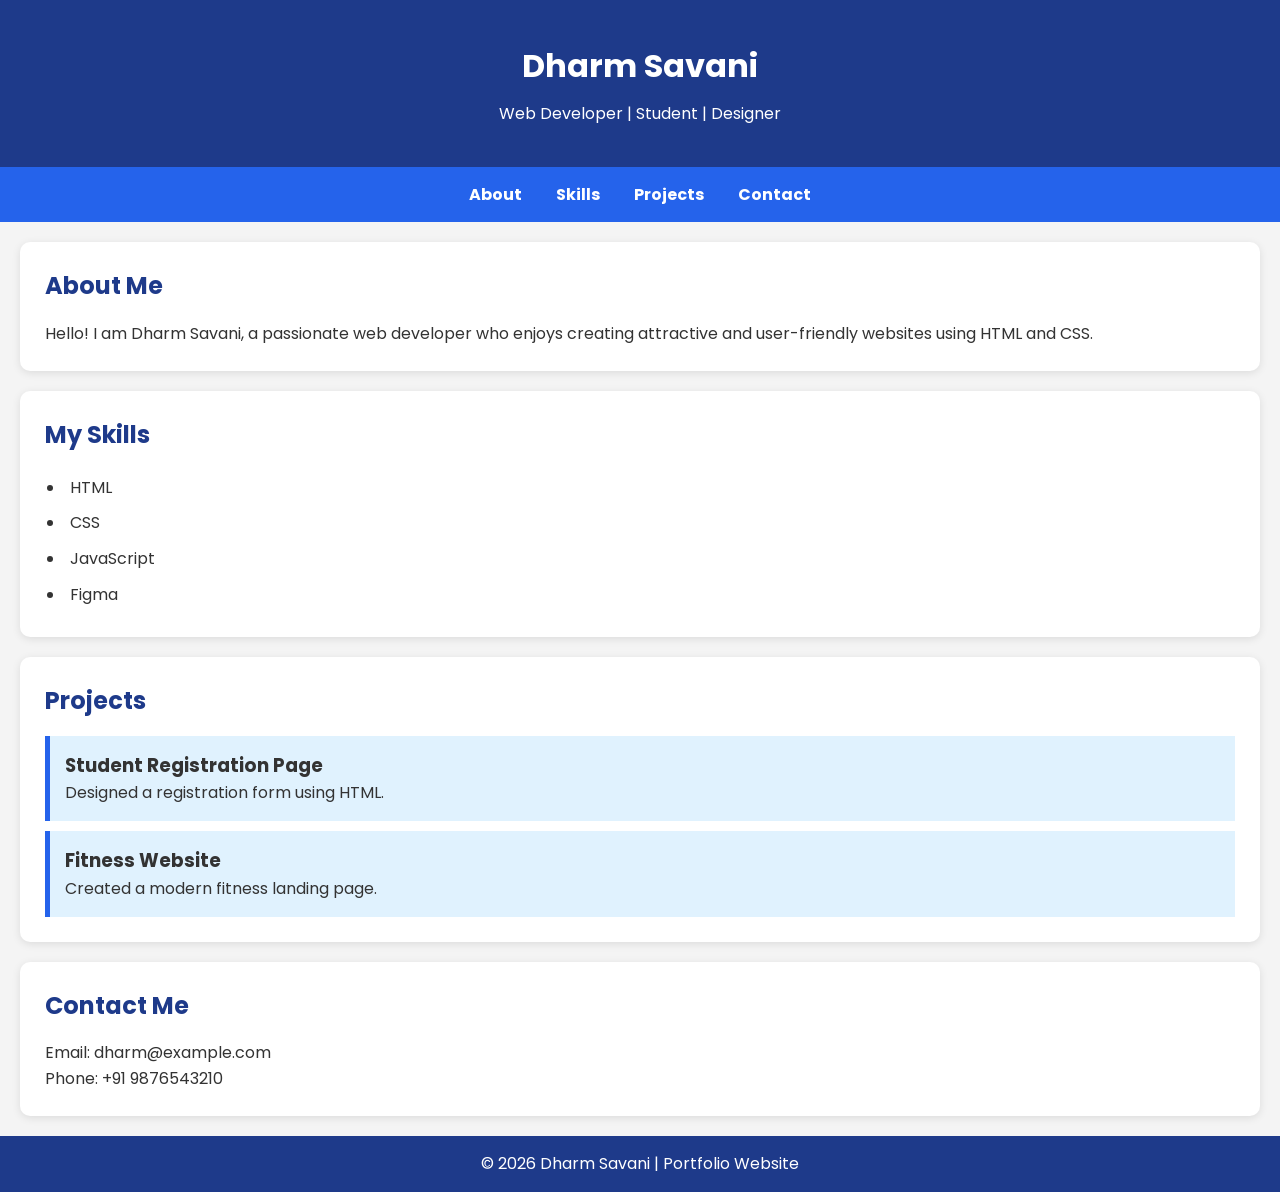
<file: Day-5/index.html>
<!DOCTYPE html>
<html lang="en">
<head>
    <meta charset="UTF-8">
    <meta name="viewport" content="width=device-width, initial-scale=1.0">
    <title>My Portfolio</title>
    <link rel="stylesheet" href="style.css">
</head>
<body>

    <header>
        <h1>Dharm Savani</h1>
        <p>Web Developer | Student | Designer</p>
    </header>

    <nav>
        <a href="#about">About</a>
        <a href="#skills">Skills</a>
        <a href="#projects">Projects</a>
        <a href="#contact">Contact</a>
    </nav>

    <section id="about" class="box">
        <h2>About Me</h2>
        <p>
            Hello! I am Dharm Savani, a passionate web developer who enjoys
            creating attractive and user-friendly websites using HTML and CSS.
        </p>
    </section>

    <section id="skills" class="box">
        <h2>My Skills</h2>
        <ul>
            <li>HTML</li>
            <li>CSS</li>
            <li>JavaScript</li>
            <li>Figma</li>
        </ul>
    </section>

    <section id="projects" class="box">
        <h2>Projects</h2>
        <div class="project">
            <h3>Student Registration Page</h3>
            <p>Designed a registration form using HTML.</p>
        </div>

        <div class="project">
            <h3>Fitness Website</h3>
            <p>Created a modern fitness landing page.</p>
        </div>
    </section>

    <section id="contact" class="box">
        <h2>Contact Me</h2>
        <p>Email: dharm@example.com</p>
        <p>Phone: +91 9876543210</p>
    </section>

    <footer>
        <p>© 2026 Dharm Savani | Portfolio Website</p>
    </footer>

</body>
</html>
</file>
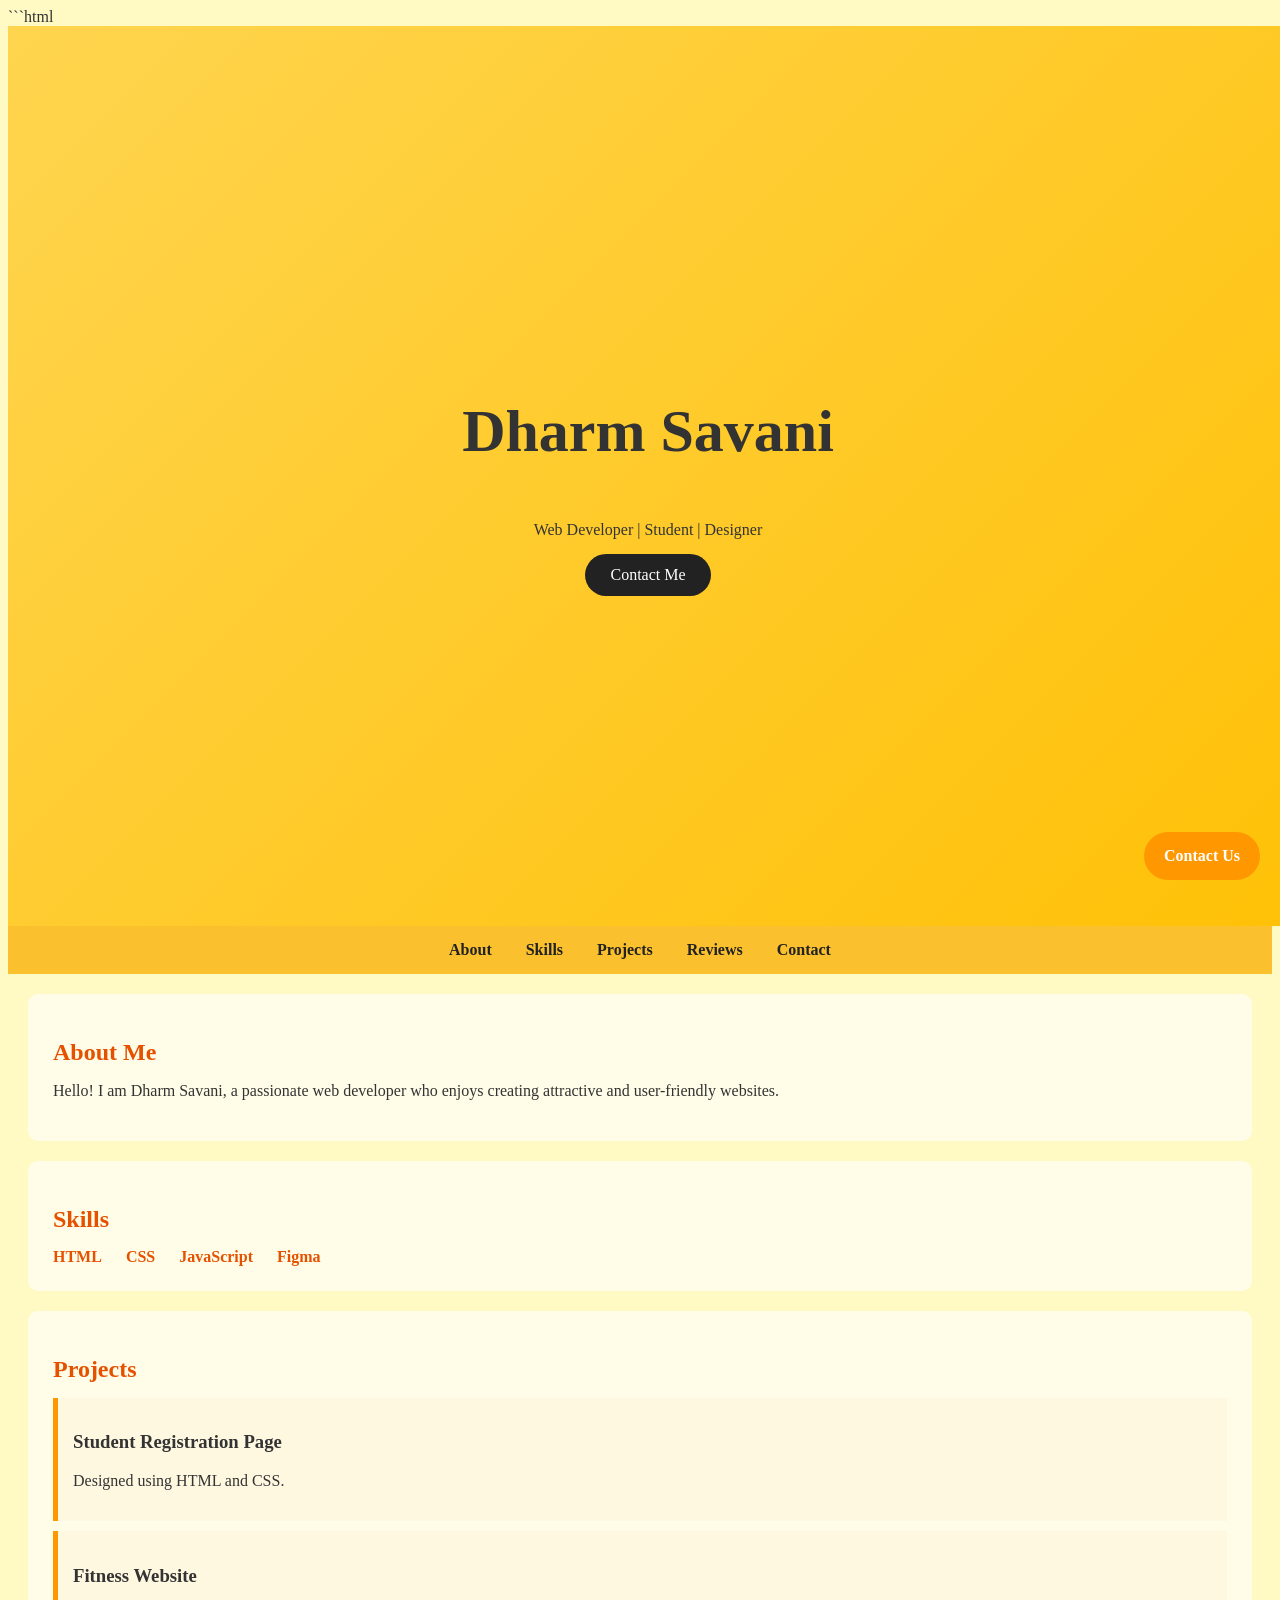
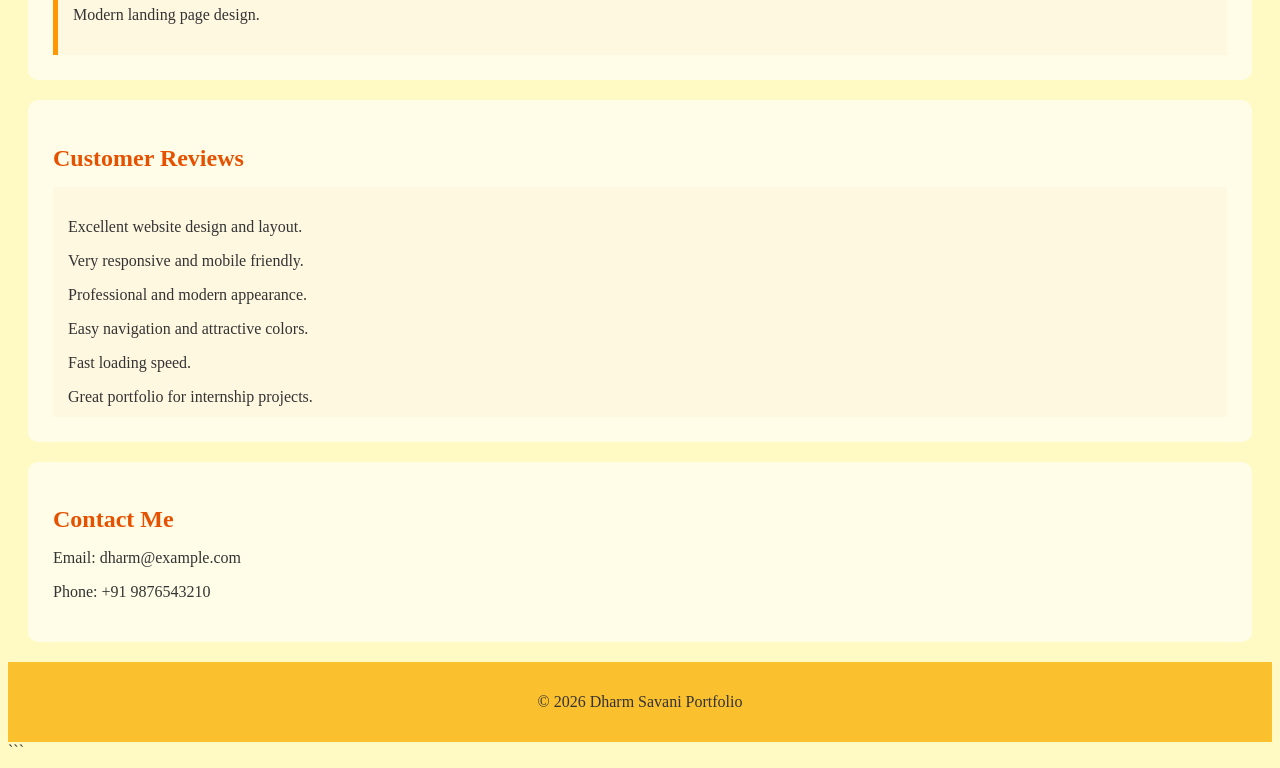
<file: Day-6 /index.html>
```html
<!DOCTYPE html>
<html lang="en">
<head>
<meta charset="UTF-8">
<meta name="viewport" content="width=device-width, initial-scale=1.0">
<title>Dharm Savani Portfolio</title>
<link rel="stylesheet" href="style.css">
</head>
<body>

<header class="hero">
    <h1>Dharm Savani</h1>
    <p>Web Developer | Student | Designer</p>
    <a href="#contact" class="btn">Contact Me</a>
</header>

<nav>
    <a href="#about">About</a>
    <a href="#skills">Skills</a>
    <a href="#projects">Projects</a>
    <a href="#reviews">Reviews</a>
    <a href="#contact">Contact</a>
</nav>

<section id="about" class="box">
    <h2>About Me</h2>
    <p>
        Hello! I am Dharm Savani, a passionate web developer who enjoys
        creating attractive and user-friendly websites.
    </p>
</section>

<section id="skills" class="box">
    <h2>Skills</h2>

    <span class="skill">HTML</span>
    <span class="skill">CSS</span>
    <span class="skill">JavaScript</span>
    <span class="skill">Figma</span>
</section>

<section id="projects" class="box">
    <h2>Projects</h2>

    <div class="project">
        <h3>Student Registration Page</h3>
        <p>Designed using HTML and CSS.</p>
    </div>

    <div class="project">
        <h3>Fitness Website</h3>
        <p>Modern landing page design.</p>
    </div>
</section>

<section id="reviews" class="box">
    <h2>Customer Reviews</h2>

    <div class="overflow-box">
        <p>Excellent website design and layout.</p>
        <p>Very responsive and mobile friendly.</p>
        <p>Professional and modern appearance.</p>
        <p>Easy navigation and attractive colors.</p>
        <p>Fast loading speed.</p>
        <p>Great portfolio for internship projects.</p>
        <p>Creative design and smooth scrolling.</p>
        <p>Outstanding work quality.</p>
        <p>Beautiful UI and user experience.</p>
        <p>Highly recommended developer.</p>
        <p>Very attractive yellow theme.</p>
        <p>Clean code and easy navigation.</p>
    </div>
</section>

<section id="contact" class="box">
    <h2>Contact Me</h2>
    <p>Email: dharm@example.com</p>
    <p>Phone: +91 9876543210</p>
</section>

<footer>
    <p>© 2026 Dharm Savani Portfolio</p>
</footer>

<a href="#contact" class="contact-btn">Contact Us</a>

</body>
</html>
```
</file>
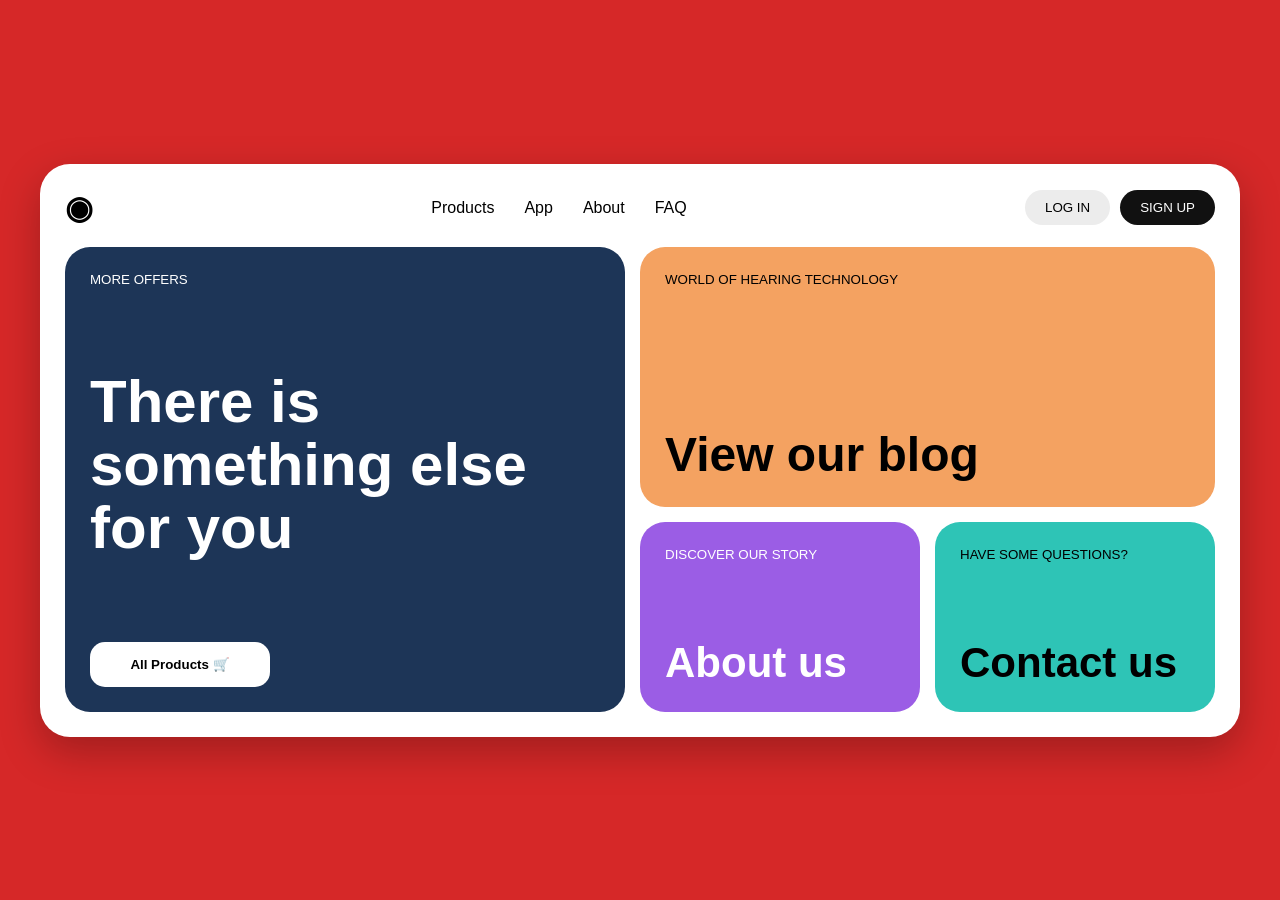
<file: Day-8/index.html>
<!DOCTYPE html>
<html lang="en">
<head>
  <meta charset="UTF-8">
  <meta name="viewport" content="width=device-width, initial-scale=1.0">
  <title>Dashboard Grid Layout</title>
  <link rel="stylesheet" href="style.css">
</head>
<body>

<div class="container">

  <!-- Navbar -->
  <nav>
    <div class="logo">◉</div>

    <ul>
      <li>Products</li>
      <li>App</li>
      <li>About</li>
      <li>FAQ</li>
    </ul>

    <div class="buttons">
      <button class="login">LOG IN</button>
      <button class="signup">SIGN UP</button>
    </div>
  </nav>

  <!-- Grid Layout -->
  <div class="grid">

    <!-- Large Left Card -->
    <div class="card hero">
      <small>MORE OFFERS</small>

      <h1>
        There is<br>
        something else<br>
        for you
      </h1>

      <button class="shop-btn">All Products 🛒</button>
    </div>

    <!-- Top Right Card -->
    <div class="card blog">
      <small>WORLD OF HEARING TECHNOLOGY</small>
      <h2>View our blog</h2>
    </div>

    <!-- Bottom Left -->
    <div class="card about">
      <small>DISCOVER OUR STORY</small>
      <h2>About us</h2>
    </div>

    <!-- Bottom Right -->
    <div class="card contact">
      <small>HAVE SOME QUESTIONS?</small>
      <h2>Contact us</h2>
    </div>

  </div>

</div>

</body>
</html>
</file>
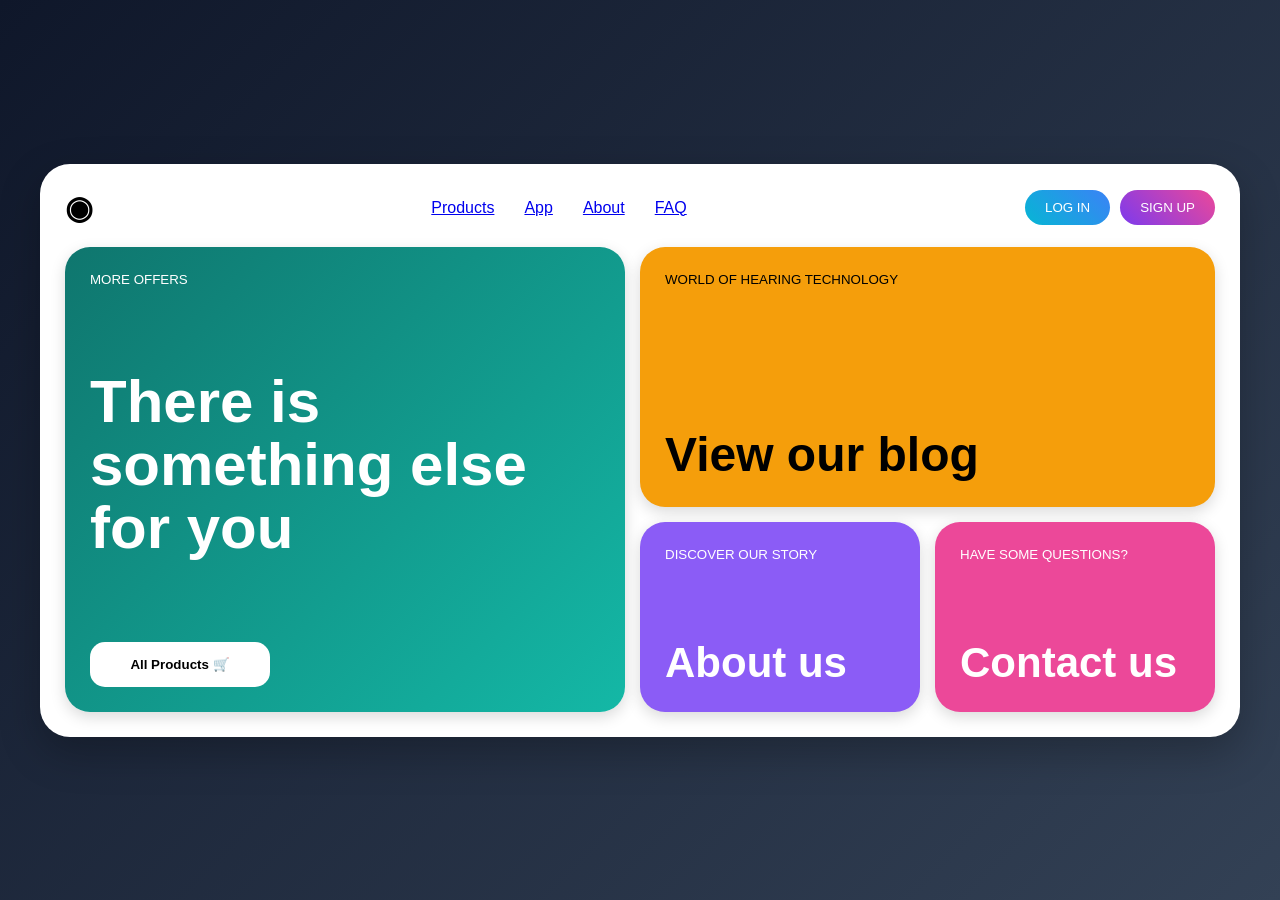
<file: Day-9/index.html>
<!DOCTYPE html>
<html lang="en">
<head>
  <meta charset="UTF-8">
  <meta name="viewport" content="width=device-width, initial-scale=1.0">
  <title>Dashboard Grid Layout</title>
  <link rel="stylesheet" href="style.css">
</head>
<body>

<div class="container">

  <!-- Navbar -->
  <nav>
    <div class="logo">◉</div>

    <ul class="nav-links">
      <li><a href="#">Products</a></li>
      <li><a href="#">App</a></li>
      <li><a href="#">About</a></li>
      <li><a href="#">FAQ</a></li>
    </ul>

    <div class="buttons">
      <button class="login">LOG IN</button>
      <button class="signup">SIGN UP</button>
    </div>
  </nav>

  <!-- Grid Layout -->
  <div class="grid">

    <!-- Large Left Card -->
    <div class="card hero">
      <small>MORE OFFERS</small>

      <h1>
        There is<br>
        something else<br>
        for you
      </h1>

      <button class="shop-btn">All Products 🛒</button>
    </div>

    <!-- Top Right Card -->
    <div class="card blog">
      <small>WORLD OF HEARING TECHNOLOGY</small>
      <h2>View our blog</h2>
    </div>

    <!-- Bottom Left -->
    <div class="card about">
      <small>DISCOVER OUR STORY</small>
      <h2>About us</h2>
    </div>

    <!-- Bottom Right -->
    <div class="card contact">
      <small>HAVE SOME QUESTIONS?</small>
      <h2>Contact us</h2>
    </div>

  </div>

</div>

</body>
</html>
</file>
<file: Day-5/style.css>
@import url('https://fonts.googleapis.com/css2?family=Poppins:wght@300;400;600&display=swap');

*{
    margin:0;
    padding:0;
    box-sizing:border-box;
}

body{
    font-family:'Poppins', sans-serif;
    background:#f4f4f4;
    color:#333;
    line-height:1.6;
}

header{
    background:#1e3a8a;
    color:white;
    text-align:center;
    padding:40px;
}

header p{
    margin-top:10px;
}

nav{
    background:#2563eb;
    text-align:center;
    padding:15px;
}

nav a{
    color:white;
    text-decoration:none;
    margin:0 15px;
    font-weight:bold;
}

nav a:hover{
    color:#ffd700;
}

.box{
    background:white;
    margin:20px;
    padding:25px;
    border-radius:10px;
    box-shadow:0 2px 8px rgba(0,0,0,0.1);
}

h2{
    color:#1e3a8a;
    margin-bottom:15px;
}

.project{
    background:#e0f2fe;
    padding:15px;
    margin-top:10px;
    border-left:5px solid #2563eb;
}

ul li{
    margin-left:20px;
    padding:5px;
}

footer{
    background:#1e3a8a;
    color:white;
    text-align:center;
    padding:15px;
    margin-top:20px;
}
</file>
<file: Day-6 /style.css>
```css
*{
    margin:0;
    padding:0;
    box-sizing:border-box;
    font-family:Arial,sans-serif;
}

html{
    scroll-behavior:smooth;
}

body{
    background:#FFF9C4;
    color:#333;
}

/* Hero Section */
.hero{
    height:100vh;
    width:100vw;
    background:linear-gradient(135deg,#FFD54F,#FFC107);
    display:flex;
    flex-direction:column;
    justify-content:center;
    align-items:center;
    text-align:center;
}

.hero h1{
    font-size:60px;
}

.hero p{
    margin:15px 0;
}

/* Inline Block */
.btn{
    display:inline-block;
    background:#222;
    color:white;
    padding:12px 25px;
    text-decoration:none;
    border-radius:30px;
}

/* Sticky Navbar */
nav{
    position:sticky;
    top:0;
    background:#FBC02D;
    text-align:center;
    padding:15px;
    z-index:1000;
}

nav a{
    display:inline-block;
    margin:0 15px;
    text-decoration:none;
    color:#222;
    font-weight:bold;
}

/* Block Display */
.box{
    display:block;
    background:#FFFDE7;
    margin:20px;
    padding:25px;
    border-radius:10px;
}

/* Inline Display */
.skill{
    display:inline;
    color:#E65100;
    font-weight:bold;
    margin-right:20px;
}

.project{
    background:#FFF8E1;
    padding:15px;
    margin-top:10px;
    border-left:5px solid #FF9800;
}

/* Overflow Section */
.overflow-box{
    height:200px;
    overflow:auto;
    padding:15px;
    background:#FFF8E1;
}

h2{
    color:#E65100;
    margin-bottom:15px;
}

/* Footer */
footer{
    background:#FBC02D;
    text-align:center;
    padding:15px;
}

/* Fixed Contact Button */
.contact-btn{
    position:fixed;
    bottom:20px;
    right:20px;
    background:#FF9800;
    color:white;
    text-decoration:none;
    padding:15px 20px;
    border-radius:50px;
    font-weight:bold;
}
```
</file>
<file: Day-8/style.css>
*{
    margin:0;
    padding:0;
    box-sizing:border-box;
    font-family:Arial, sans-serif;
}

body{
    min-height:100vh;
    display:flex;
    justify-content:center;
    align-items:center;

    /* RED BACKGROUND */
    background:#d62828;

    padding:30px;
}

/* Main Container */

.container{
    width:1200px;
    background:#ffffff;
    border-radius:30px;
    padding:25px;
    box-shadow:0 15px 40px rgba(0,0,0,0.25);
}

/* Navbar */

nav{
    display:flex;
    justify-content:space-between;
    align-items:center;
    margin-bottom:20px;
}

.logo{
    font-size:32px;
    font-weight:bold;
}

ul{
    display:flex;
    list-style:none;
    gap:30px;
}

li{
    cursor:pointer;
}

.buttons{
    display:flex;
    gap:10px;
}

.login{
    border:none;
    background:#ececec;
    padding:10px 20px;
    border-radius:20px;
}

.signup{
    border:none;
    background:#111;
    color:white;
    padding:10px 20px;
    border-radius:20px;
}

/* Grid */

.grid{
    display:grid;
    grid-template-columns:2fr 1fr 1fr;
    grid-template-rows:260px 190px;
    gap:15px;
}

.card{
    border-radius:25px;
    padding:25px;
}

/* Large Left Card */

.hero{
    grid-row:1 / span 2;

    /* DARK BLUE */
    background:#1d3557;
    color:white;

    display:flex;
    flex-direction:column;
    justify-content:space-between;
}

.hero h1{
    font-size:60px;
    line-height:1.05;
}

.shop-btn{
    width:180px;
    padding:15px;
    border:none;
    border-radius:15px;
    background:white;
    font-weight:bold;
}

/* Blog Card */

.blog{
    grid-column:2 / span 2;

    /* ORANGE */
    background:#f4a261;

    display:flex;
    flex-direction:column;
    justify-content:space-between;
}

.blog h2{
    font-size:48px;
}

/* About Card */

.about{
    /* PURPLE */
    background:#9b5de5;
    color:white;

    display:flex;
    flex-direction:column;
    justify-content:space-between;
}

.about h2{
    font-size:42px;
}

/* Contact Card */

.contact{
    /* TEAL */
    background:#2ec4b6;

    display:flex;
    flex-direction:column;
    justify-content:space-between;
}

.contact h2{
    font-size:42px;
}

/* Responsive */

@media(max-width:900px){

    .grid{
        grid-template-columns:1fr;
    }

    .hero,
    .blog,
    .about,
    .contact{
        grid-column:auto;
        grid-row:auto;
        min-height:220px;
    }

    nav{
        flex-direction:column;
        gap:15px;
    }

    ul{
        flex-wrap:wrap;
        justify-content:center;
    }

    .hero h1{
        font-size:40px;
    }

    .blog h2,
    .about h2,
    .contact h2{
        font-size:30px;
    }
}
</file>
<file: Day-9/style.css>
*{
    margin:0;
    padding:0;
    box-sizing:border-box;
    font-family:Arial, sans-serif;
    transition:all 0.3s ease;
}

body{
    min-height:100vh;
    display:flex;
    justify-content:center;
    align-items:center;
    background:linear-gradient(135deg,#0f172a,#334155);
    padding:30px;
}

/* Main Container */

.container{
    width:1200px;
    background:#ffffff;
    border-radius:30px;
    padding:25px;
    box-shadow:0 15px 40px rgba(0,0,0,0.25);
    animation:fadeIn 1s ease;
}

/* Navbar */

nav{
    display:flex;
    justify-content:space-between;
    align-items:center;
    margin-bottom:20px;
}

.logo{
    font-size:32px;
    font-weight:bold;
}

ul{
    display:flex;
    list-style:none;
    gap:30px;
}

li{
    cursor:pointer;
    position:relative;
}

li:hover{
    color:#ff9800;
    transform:scale(1.1);
}

li::after{
    content:"";
    position:absolute;
    left:0;
    bottom:-5px;
    width:0;
    height:2px;
    background:#ff9800;
    transition:0.3s ease;
}

li:hover::after{
    width:100%;
}

/* Buttons */

.buttons{
    display:flex;
    gap:10px;
}

.login{
    border:none;
    background:linear-gradient(45deg,#06b6d4,#3b82f6);
    color:white;
    padding:10px 20px;
    border-radius:20px;
    cursor:pointer;
}

.signup{
    border:none;
    background:linear-gradient(45deg,#7c3aed,#ec4899);
    color:white;
    padding:10px 20px;
    border-radius:20px;
    cursor:pointer;
}

.login:hover,
.signup:hover,
.shop-btn:hover{
    transform:translateY(-3px) scale(1.05);
    box-shadow:0 10px 20px rgba(0,0,0,0.25);
}

/* Grid */

.grid{
    display:grid;
    grid-template-columns:2fr 1fr 1fr;
    grid-template-rows:260px 190px;
    gap:15px;
}

/* Cards */

.card{
    border-radius:25px;
    padding:25px;
    box-shadow:0 5px 15px rgba(0,0,0,0.15);
    position:relative;
    overflow:hidden;
}

.card::before{
    content:"";
    position:absolute;
    top:0;
    left:-100%;
    width:100%;
    height:100%;
    background:rgba(255,255,255,0.15);
    transition:0.5s;
}

.card:hover::before{
    left:100%;
}

.card:hover{
    transform:translateY(-12px);
    box-shadow:0 15px 30px rgba(0,0,0,0.25);
}

/* Hero Card */

.hero{
    grid-row:1 / span 2;
    background:linear-gradient(135deg,#0f766e,#14b8a6);
    color:white;
    display:flex;
    flex-direction:column;
    justify-content:space-between;
    animation:floating 4s ease-in-out infinite;
}

.hero h1{
    font-size:60px;
    line-height:1.05;
}

.shop-btn{
    width:180px;
    padding:15px;
    border:none;
    border-radius:15px;
    background:white;
    font-weight:bold;
    cursor:pointer;
    animation:pulse 2s infinite;
}

/* Blog Card */

.blog{
    grid-column:2 / span 2;
    background:#f59e0b;
    display:flex;
    flex-direction:column;
    justify-content:space-between;
}

.blog h2{
    font-size:48px;
}

/* About Card */

.about{
    background:#8b5cf6;
    color:white;
    display:flex;
    flex-direction:column;
    justify-content:space-between;
}

.about h2{
    font-size:42px;
}

/* Contact Card */

.contact{
    background:#ec4899;
    color:white;
    display:flex;
    flex-direction:column;
    justify-content:space-between;
}

.contact h2{
    font-size:42px;
}

/* Images */

img{
    transition:0.4s ease;
}

img:hover{
    transform:scale(1.1);
    filter:brightness(120%);
}

/* Animations */

@keyframes floating{
    0%{
        transform:translateY(0);
    }
    50%{
        transform:translateY(-15px);
    }
    100%{
        transform:translateY(0);
    }
}

@keyframes fadeIn{
    from{
        opacity:0;
        transform:translateY(30px);
    }
    to{
        opacity:1;
        transform:translateY(0);
    }
}

@keyframes pulse{
    0%{
        transform:scale(1);
    }
    50%{
        transform:scale(1.05);
    }
    100%{
        transform:scale(1);
    }
}

/* Responsive */

@media(max-width:900px){

    .grid{
        grid-template-columns:1fr;
    }

    .hero,
    .blog,
    .about,
    .contact{
        grid-column:auto;
        grid-row:auto;
        min-height:220px;
    }

    nav{
        flex-direction:column;
        gap:15px;
    }

    ul{
        flex-wrap:wrap;
        justify-content:center;
    }

    .hero h1{
        font-size:40px;
    }

    .blog h2,
    .about h2,
    .contact h2{
        font-size:30px;
    }
}
</file>
